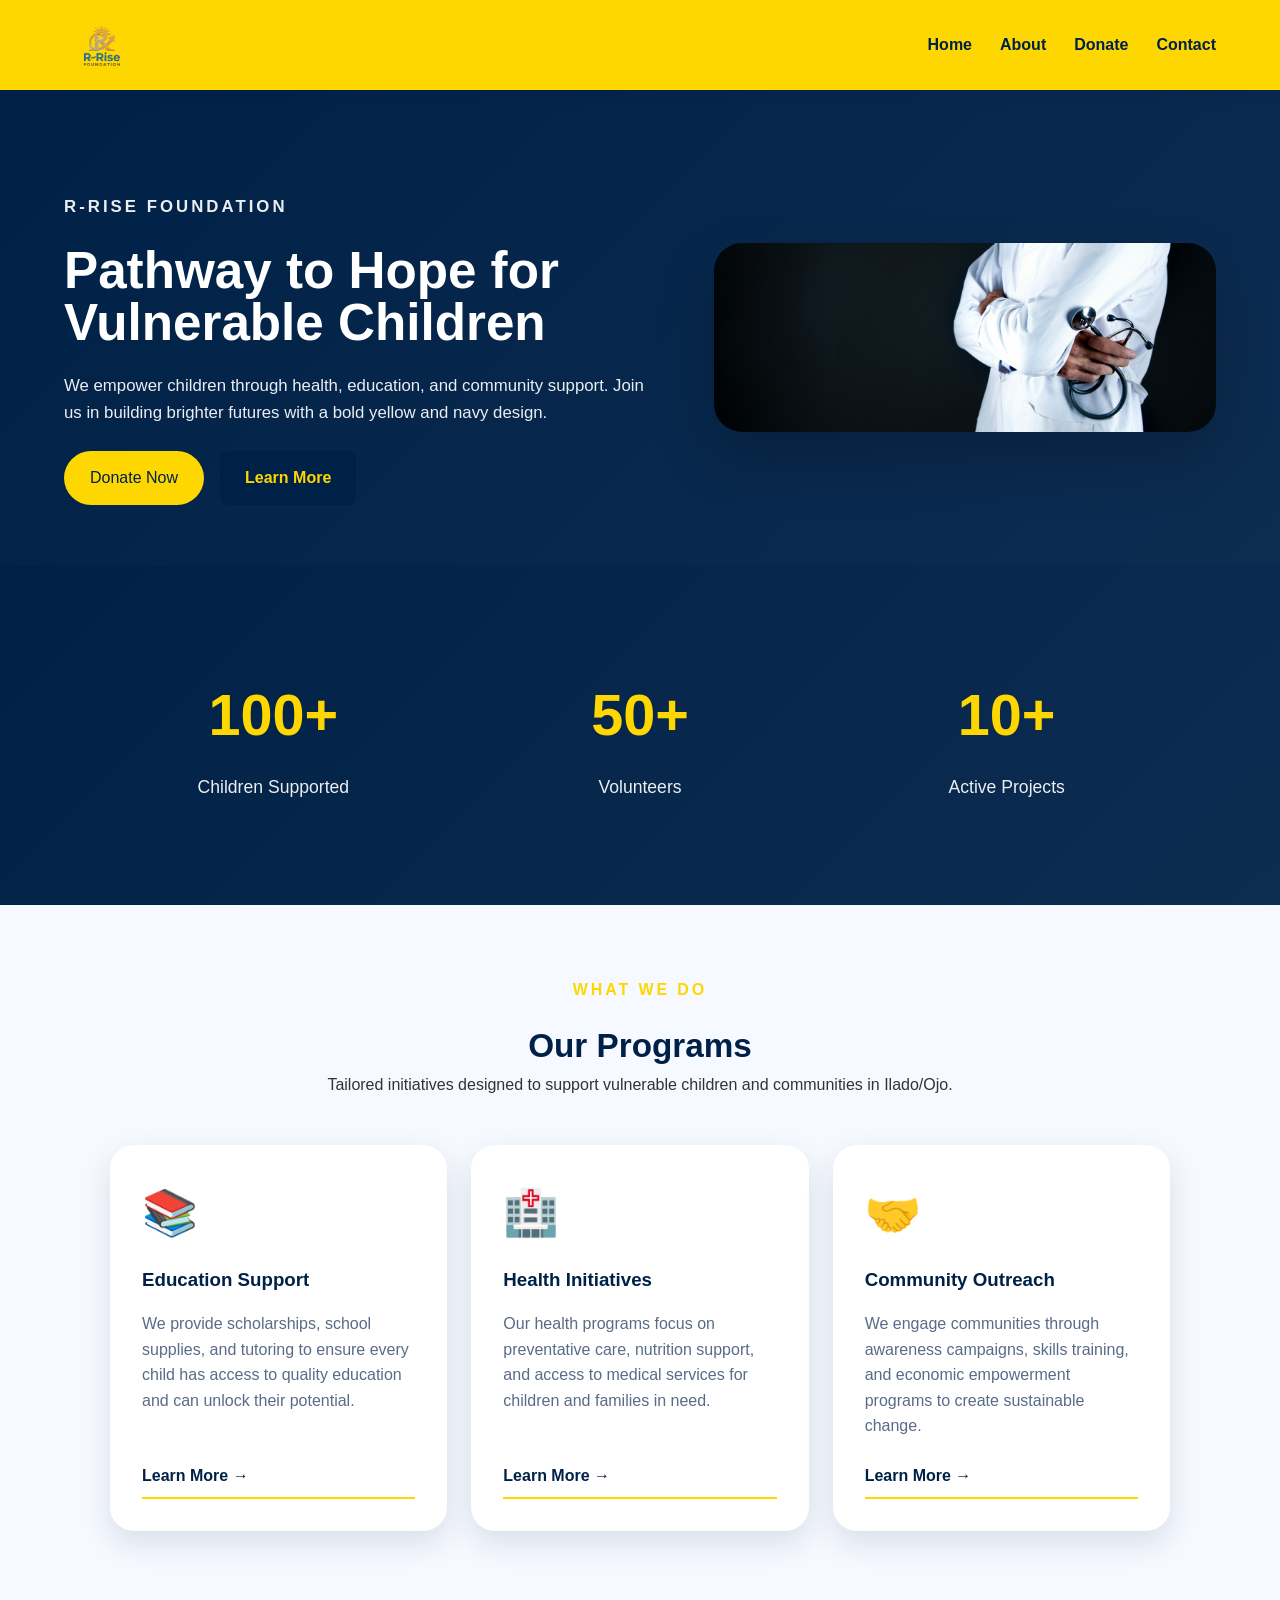
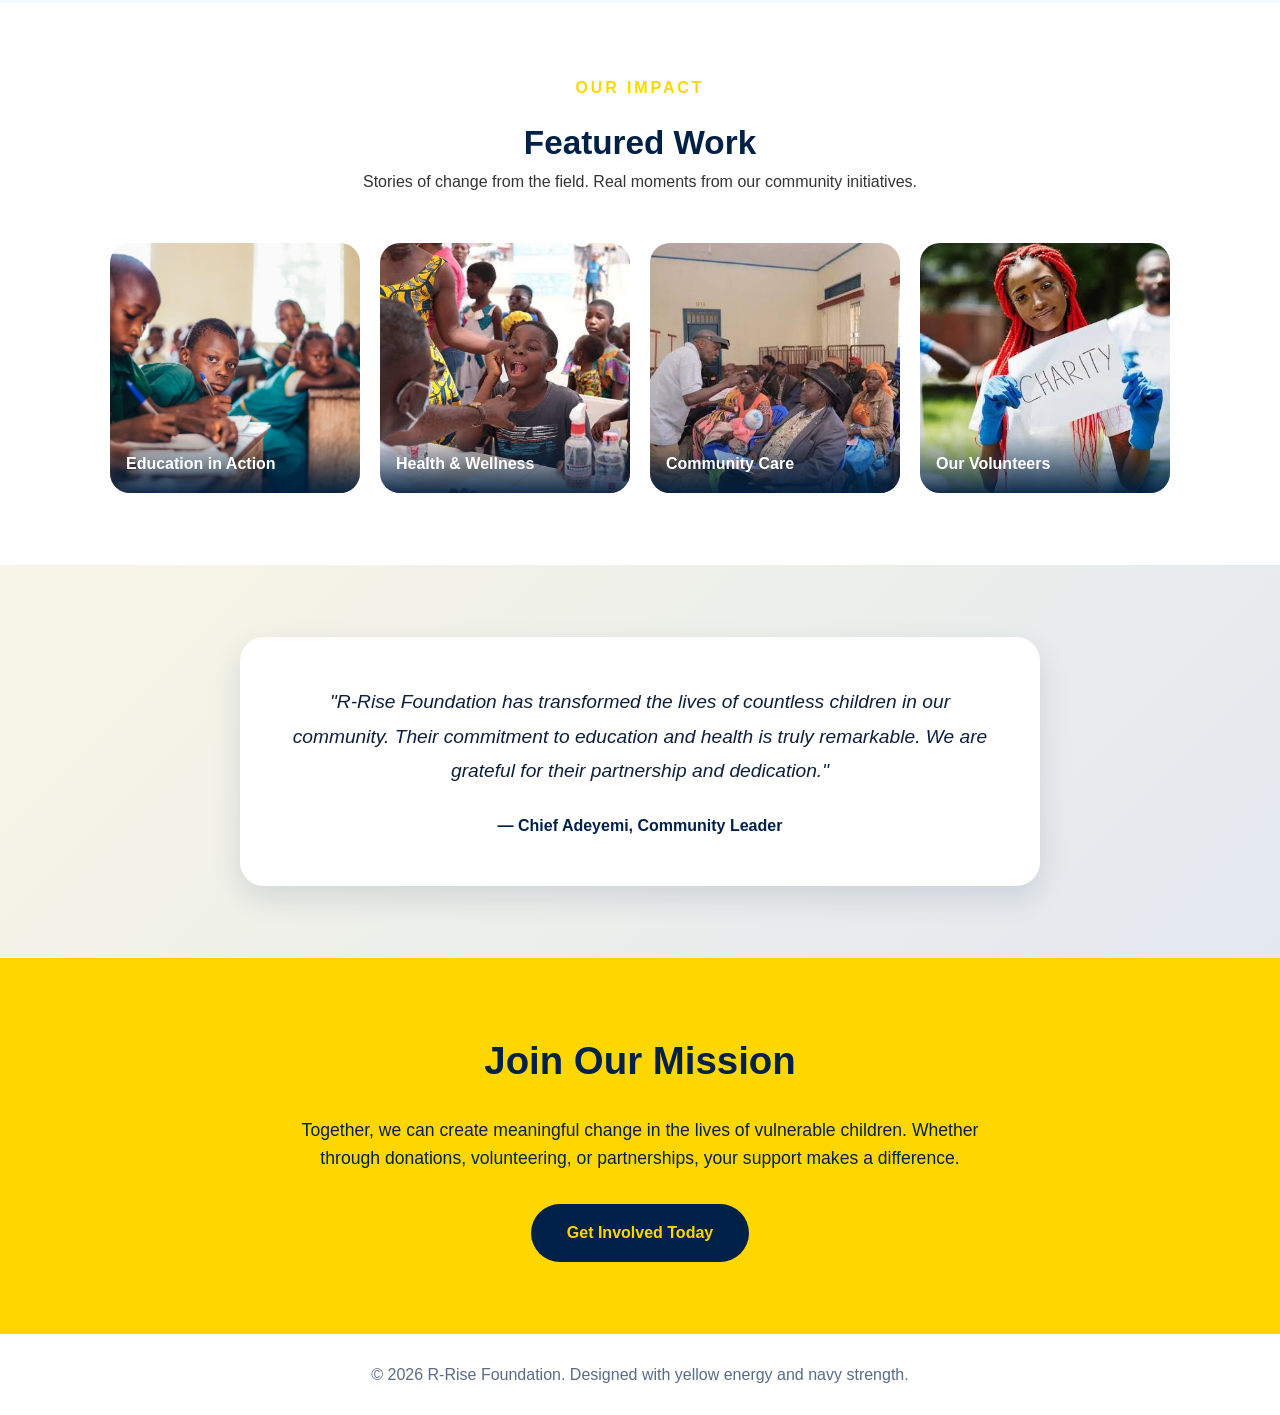
<file: index.html>
<!DOCTYPE html>
<html lang="en">
<head>
    <meta charset="UTF-8">
    <meta name="viewport" content="width=device-width, initial-scale=1.0">
    <title>R-Rise Foundation | Home</title>
    <link rel="stylesheet" href="style.css">
    <script defer src="script.js"></script>
</head>
<body>
    <header class="site-header">
        <div class="logo-container">
            <img src="image/logo.png" alt="R-Rise Foundation Logo">
        </div>
        <button class="menu-toggle" id="mobile-menu" aria-label="Toggle navigation" aria-expanded="false" aria-controls="nav-menu">
            <span class="bar"></span>
            <span class="bar"></span>
            <span class="bar"></span>
        </button>
        <nav class="site-nav" id="nav-menu">
            <a href="index.html" class="active-page">Home</a>
            <a href="about.html">About</a>
            <a href="donate.html">Donate</a>
            <a href="contact.html">Contact</a>
        </nav>
    </header>

    <main>
        <section class="hero">
            <div class="hero-copy">
                <p class="eyebrow">R-Rise Foundation</p>
                <h1>Pathway to Hope for Vulnerable Children</h1>
                <p>We empower children through health, education, and community support. Join us in building brighter futures with a bold yellow and navy design.</p>
                <div class="hero-actions">
                    <a class="button button-primary" href="donate.html">Donate Now</a>
                    <a class="button button-secondary" href="about.html">Learn More</a>
                </div>
            </div>
            <div class="hero-image">
                <img src="image/homepage.jpg" alt="Children in community support" />
            </div>
        </section>

        <!-- Impact Counter Section -->
        <section class="section impact-counter">
            <div class="container">
                <div class="counter-grid">
                    <div class="counter-card">
                        <h3 class="counter-number">100+</h3>
                        <p class="counter-label">Children Supported</p>
                    </div>
                    <div class="counter-card">
                        <h3 class="counter-number">50+</h3>
                        <p class="counter-label">Volunteers</p>
                    </div>
                    <div class="counter-card">
                        <h3 class="counter-number">10+</h3>
                        <p class="counter-label">Active Projects</p>
                    </div>
                </div>
            </div>
        </section>

        <!-- Our Programs Section -->
        <section class="section programs-section">
            <div class="container">
                <div class="section-header">
                    <p class="eyebrow">What We Do</p>
                    <h2>Our Programs</h2>
                    <p>Tailored initiatives designed to support vulnerable children and communities in Ilado/Ojo.</p>
                </div>
                <div class="cards-grid">
                    <div class="card program-card">
                        <div class="card-icon">📚</div>
                        <h3>Education Support</h3>
                        <p>We provide scholarships, school supplies, and tutoring to ensure every child has access to quality education and can unlock their potential.</p>
                        <a href="#" class="button button-text">Learn More →</a>
                    </div>
                    <div class="card program-card">
                        <div class="card-icon">🏥</div>
                        <h3>Health Initiatives</h3>
                        <p>Our health programs focus on preventative care, nutrition support, and access to medical services for children and families in need.</p>
                        <a href="#" class="button button-text">Learn More →</a>
                    </div>
                    <div class="card program-card">
                        <div class="card-icon">🤝</div>
                        <h3>Community Outreach</h3>
                        <p>We engage communities through awareness campaigns, skills training, and economic empowerment programs to create sustainable change.</p>
                        <a href="#" class="button button-text">Learn More →</a>
                    </div>
                </div>
            </div>
        </section>

        <!-- Featured Image Gallery Section -->
        <section class="section gallery-section">
            <div class="container">
                <div class="section-header">
                    <p class="eyebrow">Our Impact</p>
                    <h2>Featured Work</h2>
                    <p>Stories of change from the field. Real moments from our community initiatives.</p>
                </div>
                <div class="gallery-grid">
                    <div class="gallery-item">
                        <img src="image/children.jpeg" alt="Children in classroom">
                        <p>Education in Action</p>
                    </div>
                    <div class="gallery-item">
                        <img src="image/health.jpeg" alt="Health screening event">
                        <p>Health & Wellness</p>
                    </div>
                    <div class="gallery-item">
                        <img src="image/images (2).jpeg" alt="Community gathering">
                        <p>Community Care</p>
                    </div>
                    <div class="gallery-item">
                        <img src="image/images (3).jpeg" alt="Volunteer team">
                        <p>Our Volunteers</p>
                    </div>
                </div>
            </div>
        </section>

        <!-- Testimonials Section -->
        <section class="section testimonials-section">
            <div class="container">
                <div class="testimonial-content">
                    <div class="testimonial-quote">
                        <p>"R-Rise Foundation has transformed the lives of countless children in our community. Their commitment to education and health is truly remarkable. We are grateful for their partnership and dedication."</p>
                        <p class="testimonial-author">— Chief Adeyemi, Community Leader</p>
                    </div>
                </div>
            </div>
        </section>

        <!-- Call to Action Section -->
        <section class="section cta-section">
            <div class="container">         <div class="cta-content">
                    <h2>Join Our Mission</h2>
                    <p>Together, we can create meaningful change in the lives of vulnerable children. Whether through donations, volunteering, or partnerships, your support makes a difference.</p>
                    <a href="contact.html" class="button button-cta">Get Involved Today</a>
                </div>
            </div>
        </section>

    </main>

    <footer class="site-footer">
        <p>© 2026 R-Rise Foundation. Designed with yellow energy and navy strength.</p>
    </footer>
</body>
</html>
</file>
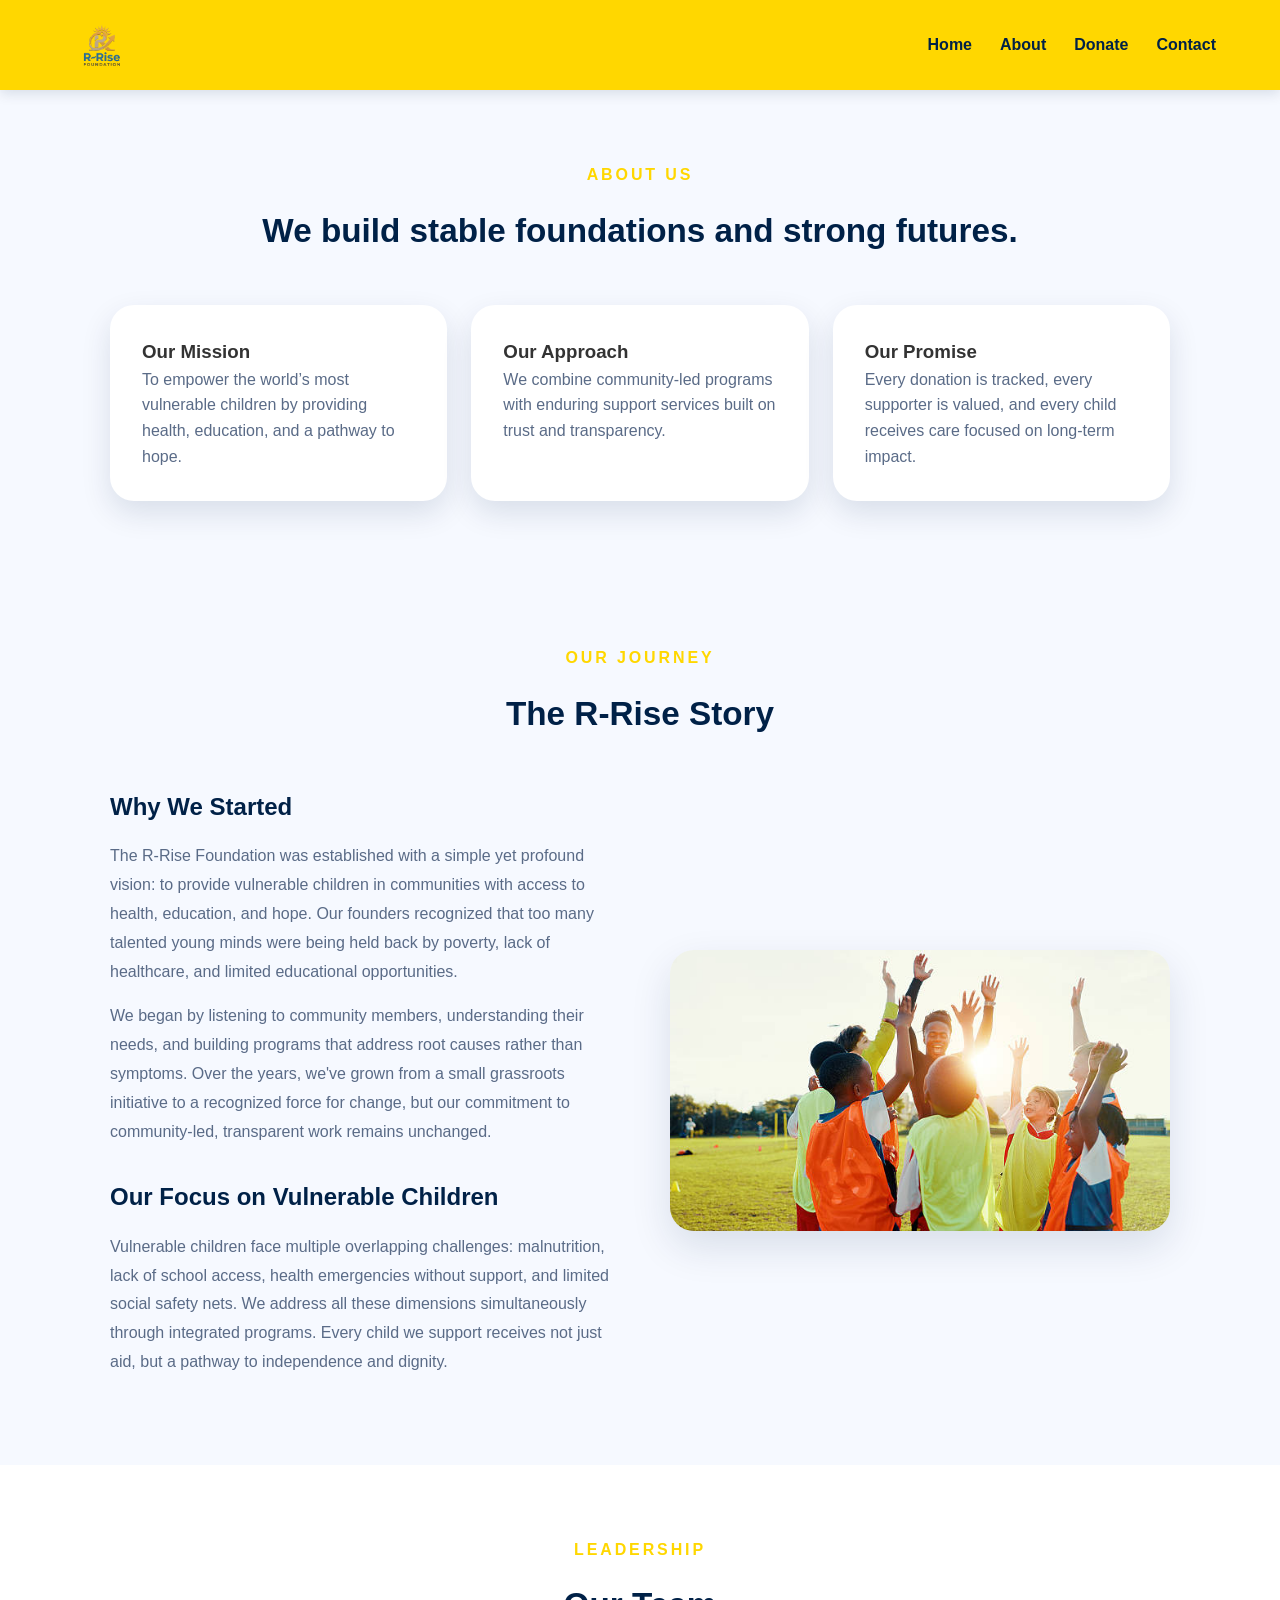
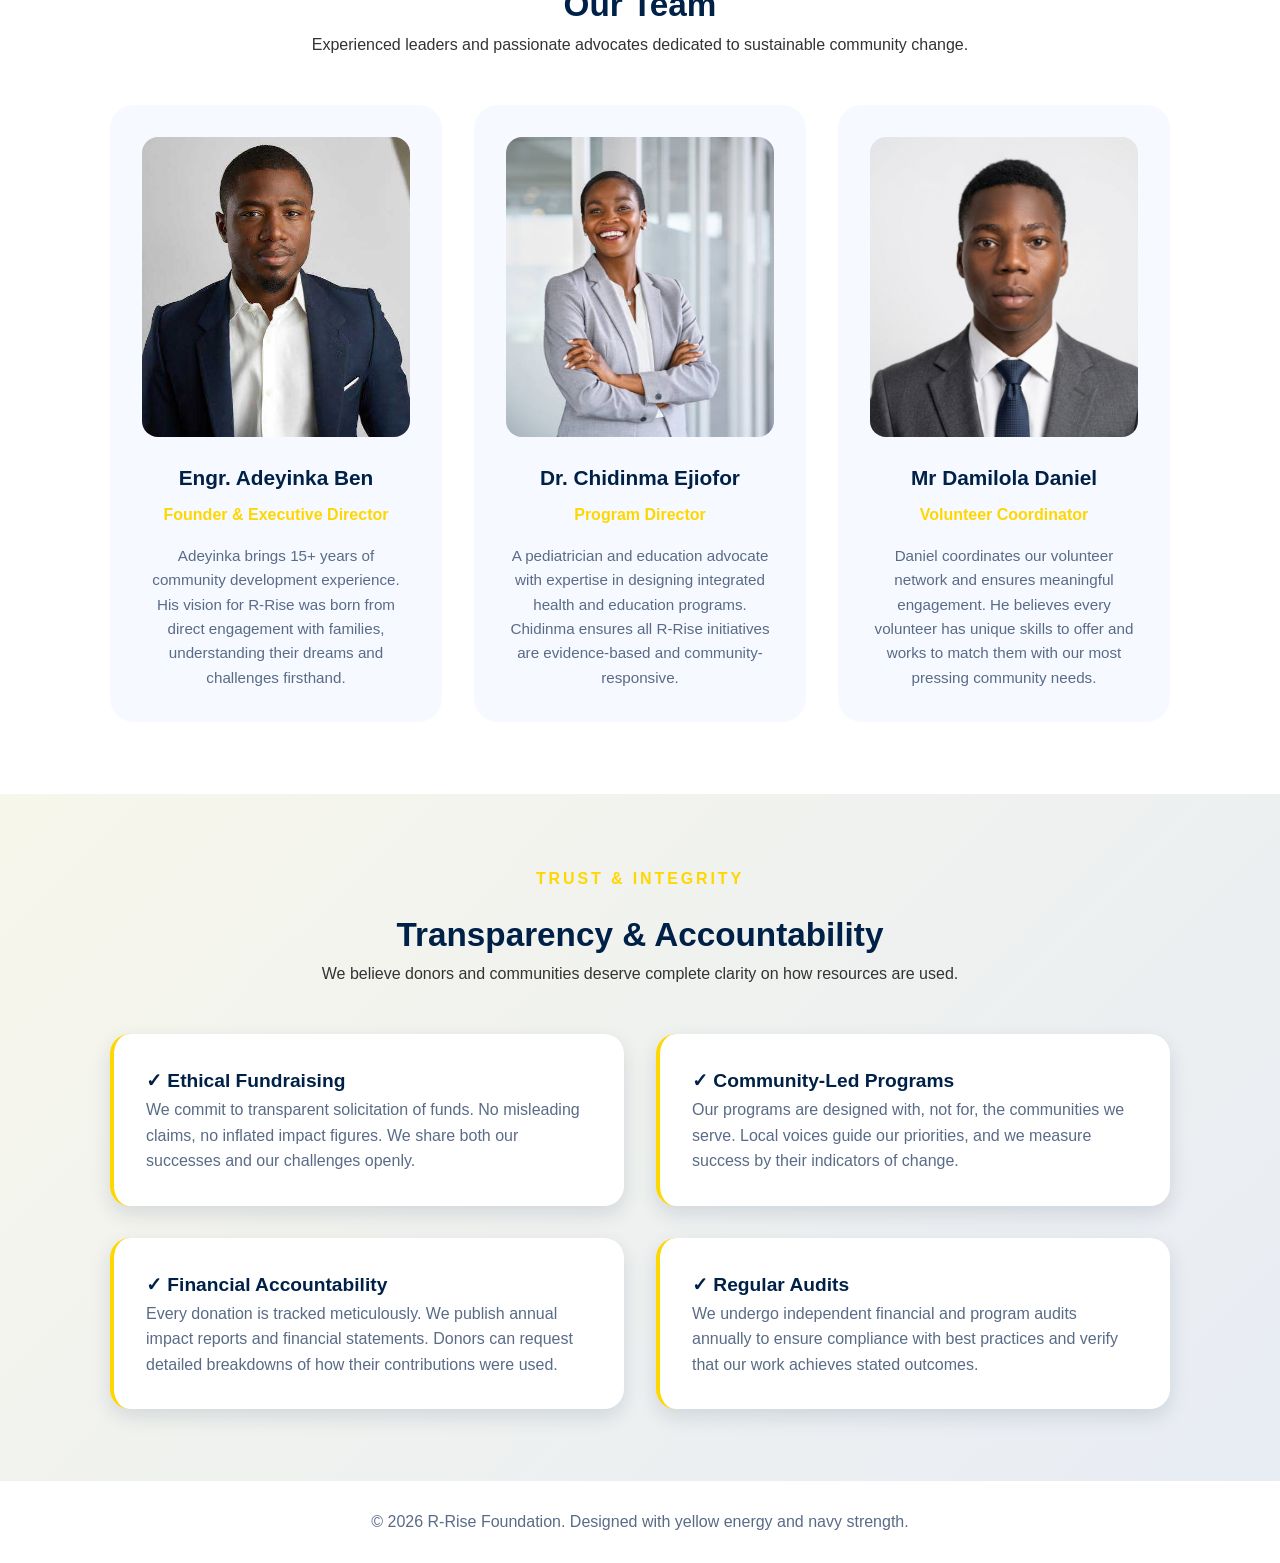
<file: about.html>
<!DOCTYPE html>
<html lang="en">
<head>
    <meta charset="UTF-8">
    <meta name="viewport" content="width=device-width, initial-scale=1.0">
    <title>R-Rise Foundation | About</title>
    <link rel="stylesheet" href="style.css">
    <script defer src="script.js"></script>
</head>
<body>
    <header class="site-header">
        <div class="logo-container">
            <img src="image/logo.png" alt="R-Rise Foundation Logo">
        </div>
        <button class="menu-toggle" id="mobile-menu" aria-label="Toggle navigation" aria-expanded="false" aria-controls="nav-menu">
            <span class="bar"></span>
            <span class="bar"></span>
            <span class="bar"></span>
        </button>
        <nav class="site-nav" id="nav-menu">
            <a href="index.html">Home</a>
            <a href="about.html" class="active-page">About</a>
            <a href="donate.html">Donate</a>
            <a href="contact.html">Contact</a>
        </nav>
    </header>

    <main>
        <section class="about section">
            <div class="container">
                <div class="section-header">
                <p class="eyebrow">About Us</p>
                <h2>We build stable foundations and strong futures.</h2>
            </div>
            <div class="cards-grid">
                <article class="card">
                    <h3>Our Mission</h3>
                    <p>To empower the world’s most vulnerable children by providing health, education, and a pathway to hope.</p>
                </article>
                <article class="card">
                    <h3>Our Approach</h3>
                    <p>We combine community-led programs with enduring support services built on trust and transparency.</p>
                </article>
                <article class="card">
                    <h3>Our Promise</h3>
                    <p>Every donation is tracked, every supporter is valued, and every child receives care focused on long-term impact.</p>
                </article>
            </div>
            </div>
        </section>

        <!-- Our Story Section -->
        <section class="section our-story-section">
            <div class="container">
            <div class="section-header">
                <p class="eyebrow">Our Journey</p>
                <h2>The R-Rise Story</h2>
            </div>
            <div class="story-content">
                <div class="story-text">
                    <h3>Why We Started</h3>
                    <p>The R-Rise Foundation was established with a simple yet profound vision: to provide vulnerable children in communities with access to health, education, and hope. Our founders recognized that too many talented young minds were being held back by poverty, lack of healthcare, and limited educational opportunities.</p>
                    <p>We began by listening to community members, understanding their needs, and building programs that address root causes rather than symptoms. Over the years, we've grown from a small grassroots initiative to a recognized force for change, but our commitment to community-led, transparent work remains unchanged.</p>
                    <h3>Our Focus on Vulnerable Children</h3>
                    <p>Vulnerable children face multiple overlapping challenges: malnutrition, lack of school access, health emergencies without support, and limited social safety nets. We address all these dimensions simultaneously through integrated programs. Every child we support receives not just aid, but a pathway to independence and dignity.</p>
                </div>
                <div class="story-image">
                    <img src="image/community.jpg" alt="Community members and children">
                </div>
            </div>
        </section>

        <!-- Leadership & Team Section -->
        <section class="section team-section">
            <div class="container">
            <div class="section-header">
                <p class="eyebrow">Leadership</p>
                <h2>Our Team</h2>
                <p>Experienced leaders and passionate advocates dedicated to sustainable community change.</p>
            </div>
            <div class="team-grid">
                <div class="team-card">
                    <img src="image/okafor.jpg" alt="Founder">
                    <h3>Engr. Adeyinka Ben</h3>
                    <p class="team-role">Founder & Executive Director</p>
                    <p class="team-bio">Adeyinka brings 15+ years of community development experience. His vision for R-Rise was born from direct engagement with families, understanding their dreams and challenges firsthand.</p>
                </div>
                <div class="team-card">
                    <img src="image/chidima1.jpg" alt="Program Director">
                    <h3>Dr. Chidinma Ejiofor</h3>
                    <p class="team-role">Program Director</p>
                    <p class="team-bio">A pediatrician and education advocate with expertise in designing integrated health and education programs. Chidinma ensures all R-Rise initiatives are evidence-based and community-responsive.</p>
                </div>
                <div class="team-card">
                    <img src="image/daniel1.png" alt="Volunteer Coordinator">
                    <h3>Mr Damilola Daniel</h3>
                    <p class="team-role">Volunteer Coordinator</p>
                    <p class="team-bio">Daniel coordinates our volunteer network and ensures meaningful engagement. He believes every volunteer has unique skills to offer and works to match them with our most pressing community needs.</p>
                </div>
            </div>
        </section>

        <!-- Transparency & Accountability Section -->
        <section class="section transparency-section">
            <div class="container">
            <div class="section-header">
                <p class="eyebrow">Trust & Integrity</p>
                <h2>Transparency & Accountability</h2>
                <p>We believe donors and communities deserve complete clarity on how resources are used.</p>
            </div>
            <div class="transparency-grid">
                <div class="transparency-card">
                    <h3>✓ Ethical Fundraising</h3>
                    <p>We commit to transparent solicitation of funds. No misleading claims, no inflated impact figures. We share both our successes and our challenges openly.</p>
                </div>
                <div class="transparency-card">
                    <h3>✓ Community-Led Programs</h3>
                    <p>Our programs are designed with, not for, the communities we serve. Local voices guide our priorities, and we measure success by their indicators of change.</p>
                </div>
                <div class="transparency-card">
                    <h3>✓ Financial Accountability</h3>
                    <p>Every donation is tracked meticulously. We publish annual impact reports and financial statements. Donors can request detailed breakdowns of how their contributions were used.</p>
                </div>
                <div class="transparency-card">
                    <h3>✓ Regular Audits</h3>
                    <p>We undergo independent financial and program audits annually to ensure compliance with best practices and verify that our work achieves stated outcomes.</p>
                </div>
            </div>
        </section>

    </main>

    <footer class="site-footer">
        <p>© 2026 R-Rise Foundation. Designed with yellow energy and navy strength.</p>
    </footer>
</body>
</html>
</file>
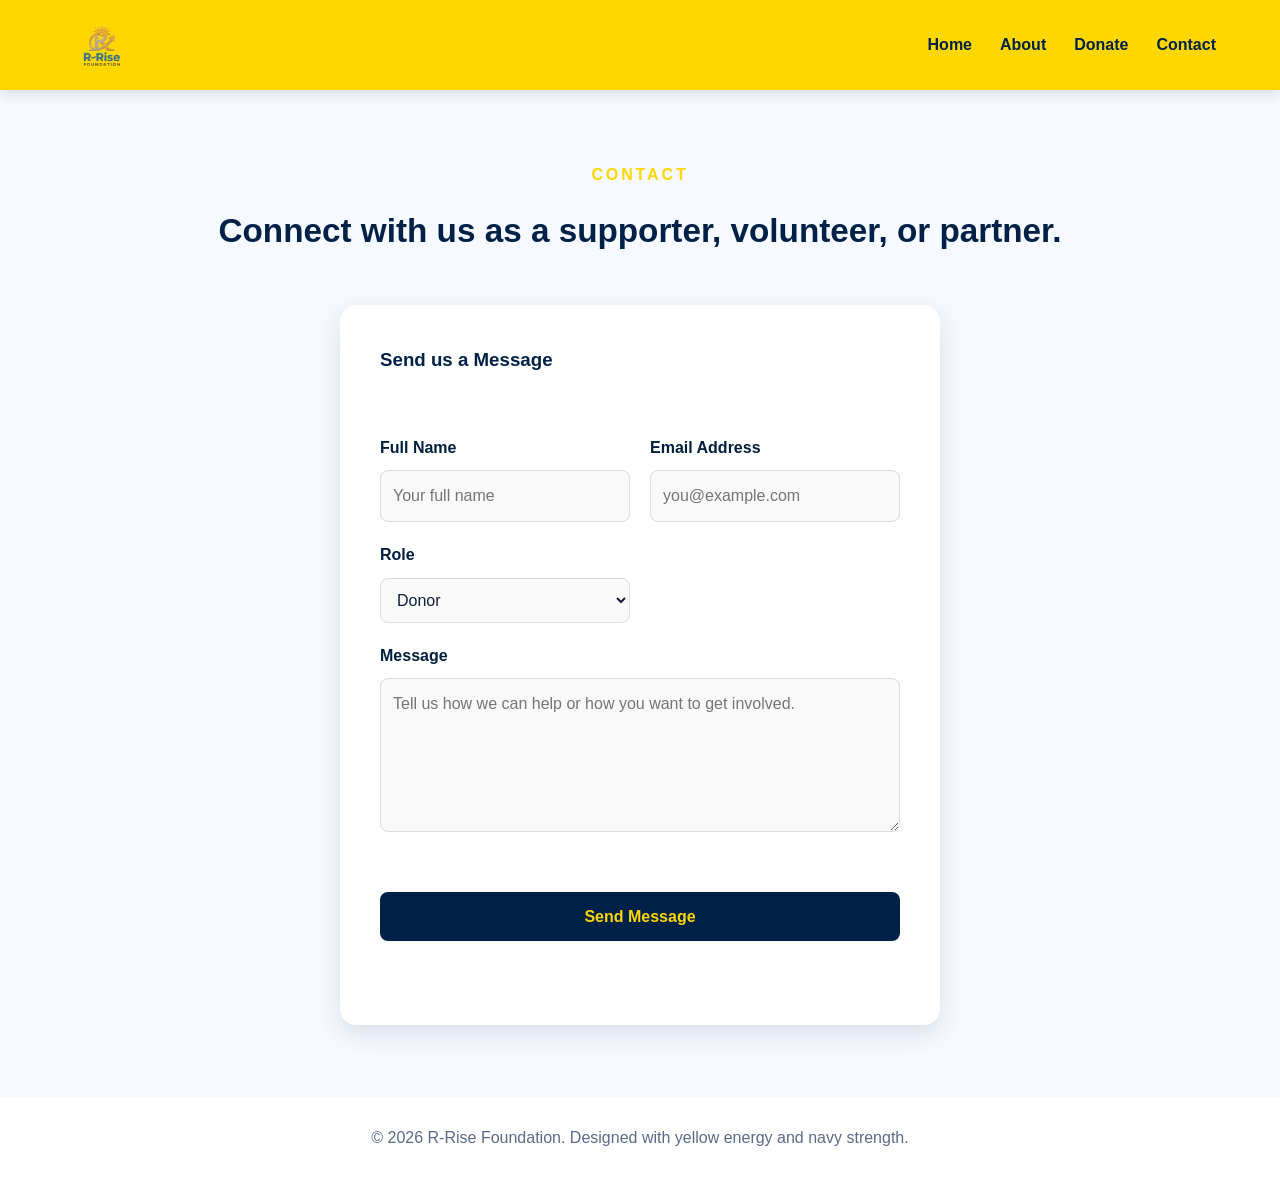
<file: contact.html>
<!DOCTYPE html>
<html lang="en">
<head>
    <meta charset="UTF-8">
    <meta name="viewport" content="width=device-width, initial-scale=1.0">
    <title>R-Rise Foundation | Contact</title>
    <link rel="stylesheet" href="style.css">
    <script defer src="script.js"></script>
</head>
<body>
    <header class="site-header">
        <div class="logo-container">
            <img src="image/logo.png" alt="R-Rise Foundation Logo">
        </div>
        <button class="menu-toggle" id="mobile-menu" aria-label="Toggle navigation" aria-expanded="false" aria-controls="nav-menu">
            <span class="bar"></span>
            <span class="bar"></span>
            <span class="bar"></span>
        </button>
        <nav class="site-nav" id="nav-menu">
            <a href="index.html">Home</a>
            <a href="about.html">About</a>
            <a href="donate.html">Donate</a>
            <a href="contact.html" class="active-page">Contact</a>
        </nav>
    </header>

    <main>
        <section class="contact section">
            <div class="container">
                <div class="section-header">
                    <p class="eyebrow">Contact</p>
                    <h2>Connect with us as a supporter, volunteer, or partner.</h2>
                </div>
                <div style="max-width: 600px; margin: 0 auto;">
                    <form class="form-card" action="https://api.web3forms.com/submit" method="POST">
                        <input type="hidden" name="access_key" value="426b0a50-15cb-47cc-b42e-741ea32689d0">
                        <h3>Send us a Message</h3>
                        <div class="contact-grid">
                            <div>
                                <label for="supporter-name">Full Name</label>
                                <input type="text" id="supporter-name" name="name" placeholder="Your full name" required>
                            </div>
                            <div>
                                <label for="supporter-email">Email Address</label>
                                <input type="email" id="supporter-email" name="email" placeholder="you@example.com" required>
                            </div>
                            <div>
                                <label for="supporter-role">Role</label>
                                <select id="supporter-role" name="role" required>
                                    <option value="Donor">Donor</option>
                                    <option value="Volunteer">Volunteer</option>
                                    <option value="Inquirer">Inquirer</option>
                                </select>
                            </div>
                            <div class="full-width">
                                <label for="supporter-message">Message</label>
                                <textarea id="supporter-message" name="message" rows="5" placeholder="Tell us how we can help or how you want to get involved."></textarea>
                            </div>
                        </div>
                        <button type="submit">Send Message</button>
                        <p id="contact-status" class="status-message"></p>
                    </form>
                </div>
            </div>
        </section>
        
    </main>

    <footer class="site-footer">
        <p>© 2026 R-Rise Foundation. Designed with yellow energy and navy strength.</p>
    </footer>
</body>
</html>
</file>
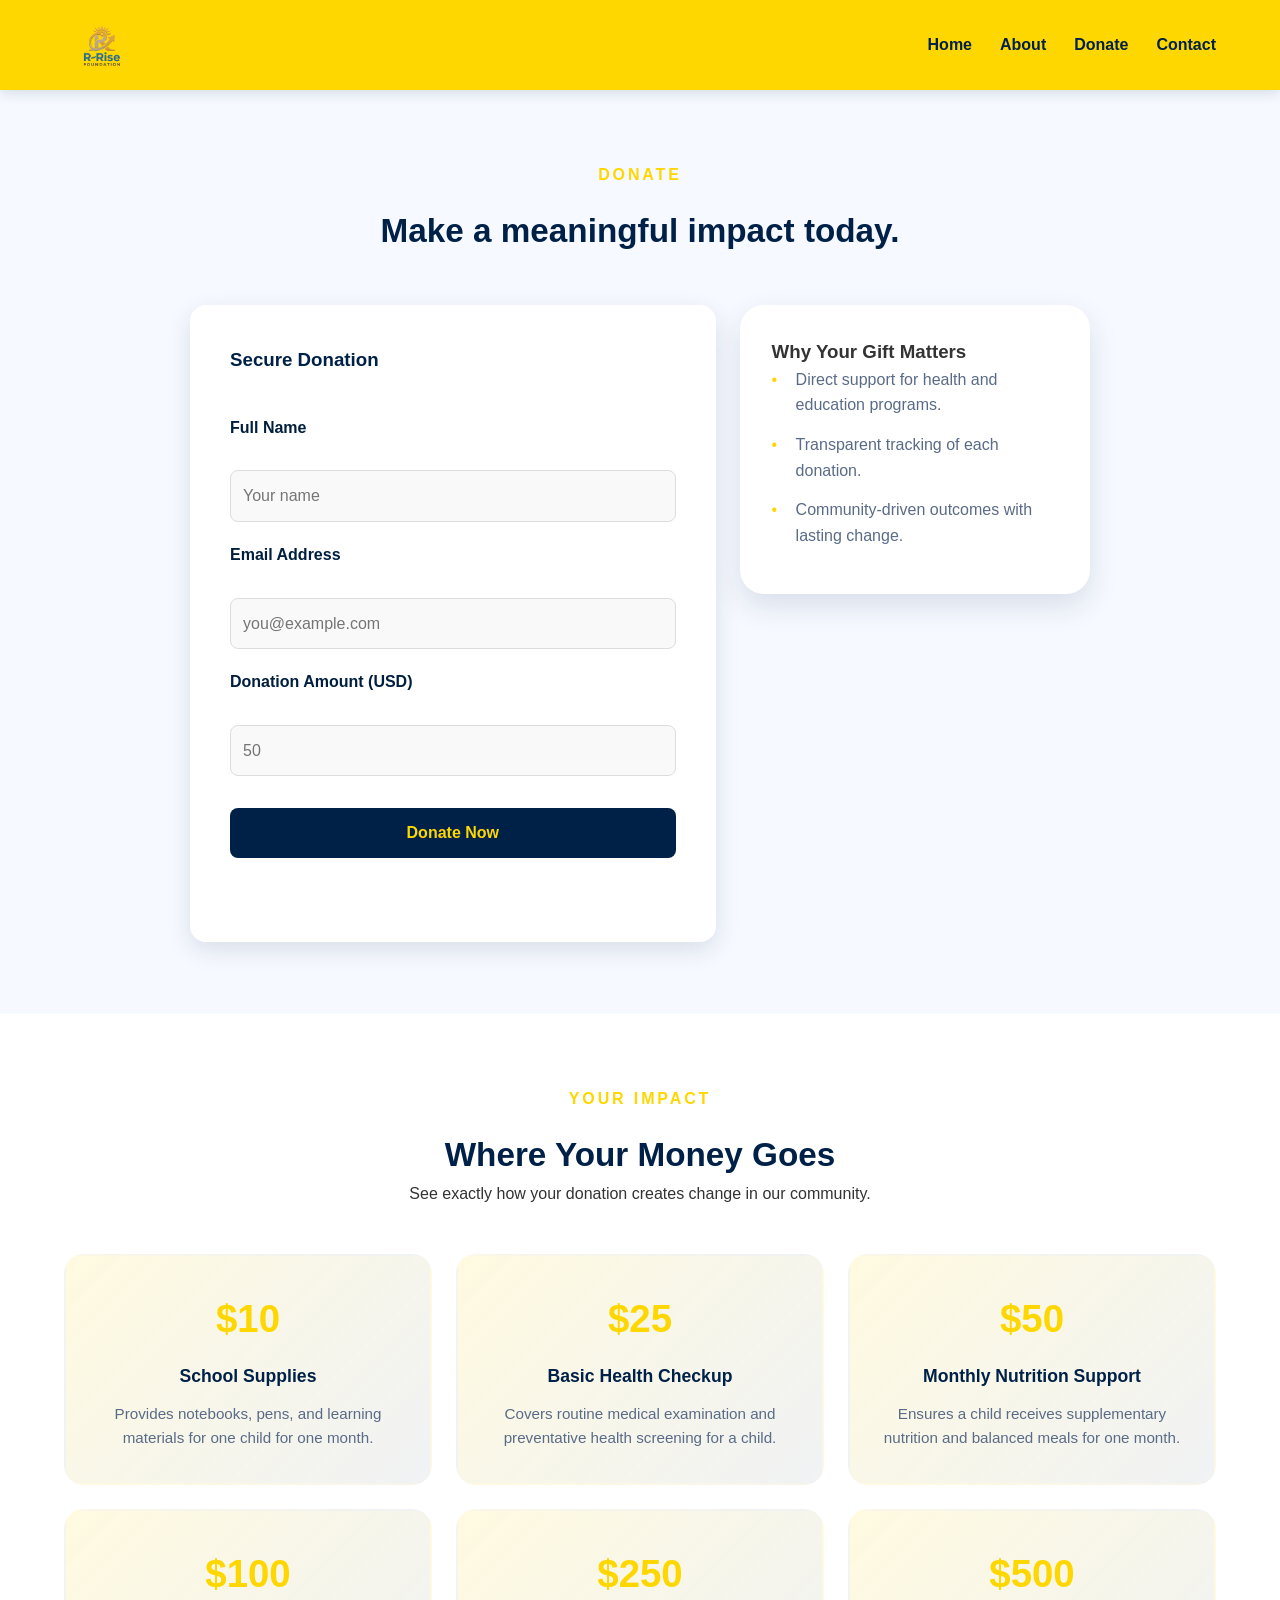
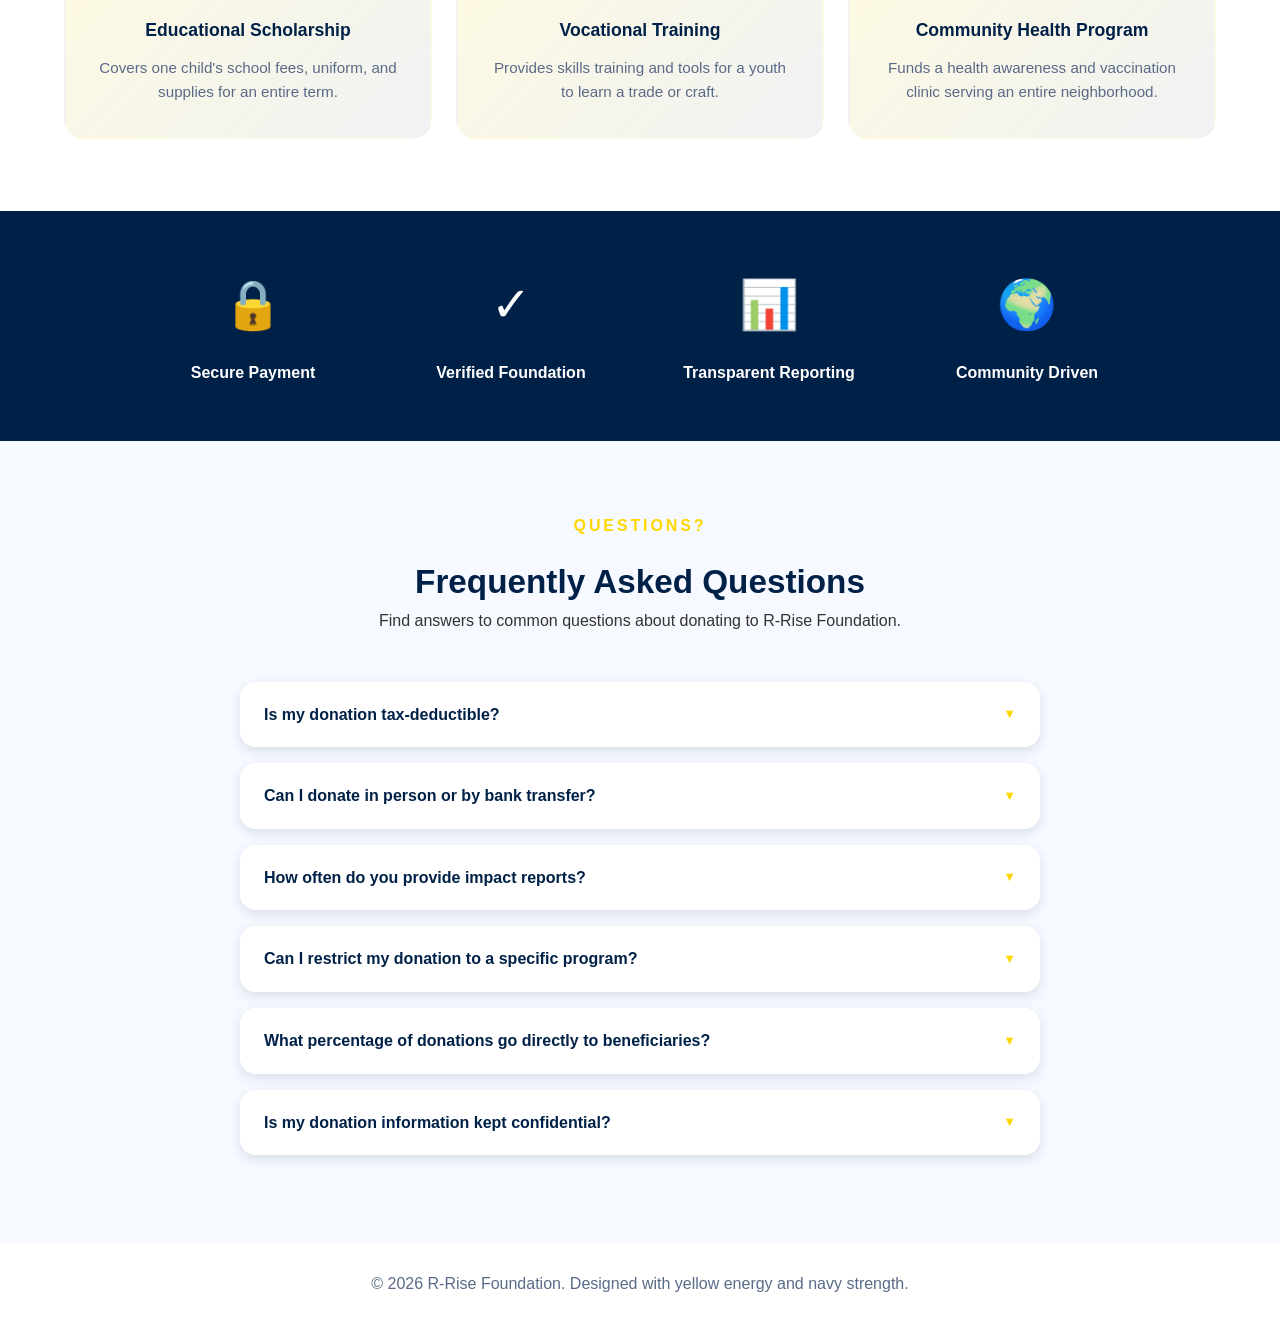
<file: donate.html>
<!DOCTYPE html>
<html lang="en">
<head>
    <meta charset="UTF-8">
    <meta name="viewport" content="width=device-width, initial-scale=1.0">
    <title>R-Rise Foundation | Donate</title>
    <link rel="stylesheet" href="style.css">
    <script defer src="script.js"></script>
</head>
<body>
    <header class="site-header">
        <div class="logo-container">
            <img src="image/logo.png" alt="R-Rise Foundation Logo">
        </div>
        <button class="menu-toggle" id="mobile-menu" aria-label="Toggle navigation" aria-expanded="false" aria-controls="nav-menu">
            <span class="bar"></span>
            <span class="bar"></span>
            <span class="bar"></span>
        </button>
        <nav class="site-nav" id="nav-menu">
            <a href="index.html">Home</a>
            <a href="about.html">About</a>
            <a href="donate.html" class="active-page">Donate</a>
            <a href="contact.html">Contact</a>
        </nav>
    </header>

    <main>
        <section class="donate section">
            <div class="container">
                <div class="section-header">
                    <p class="eyebrow">Donate</p>
                    <h2>Make a meaningful impact today.</h2>
                </div>
                <div class="form-grid" style="max-width: 900px; margin: 0 auto;">
                    <form id="donate-form" class="form-card" action="https://api.web3forms.com/submit" method="POST">
                        <input type="hidden" name="access_key" value="426b0a50-15cb-47cc-b42e-741ea32689d0">
                        <input type="hidden" name="redirect" value="donate.html?status=success">
                        <h3>Secure Donation</h3>
                        <label for="donor-name">Full Name</label>
                        <input type="text" id="donor-name" name="name" placeholder="Your name" required>

                        <label for="donor-email">Email Address</label>
                        <input type="email" id="donor-email" name="email" placeholder="you@example.com" required>

                        <label for="donation-amount">Donation Amount (USD)</label>
                        <input type="number" id="donation-amount" name="amount" placeholder="50" min="5" required>

                        <button type="submit">Donate Now</button>
                        <p id="donate-status" class="status-message"></p>
                    </form>

                    <div class="donation-benefits card">
                        <h3>Why Your Gift Matters</h3>
                        <ul>
                            <li>Direct support for health and education programs.</li>
                            <li>Transparent tracking of each donation.</li>
                            <li>Community-driven outcomes with lasting change.</li>
                        </ul>
                    </div>
                </div>
            </div>
        </section>

        <!-- Impact Breakdown Section -->
        <section class="section impact-breakdown-section">
            <div class="section-header">
                <p class="eyebrow">Your Impact</p>
                <h2>Where Your Money Goes</h2>
                <p>See exactly how your donation creates change in our community.</p>
            </div>
            <div class="impact-cards-grid">
                <div class="impact-card">
                    <div class="impact-amount">$10</div>
                    <h4>School Supplies</h4>
                    <p>Provides notebooks, pens, and learning materials for one child for one month.</p>
                </div>
                <div class="impact-card">
                    <div class="impact-amount">$25</div>
                    <h4>Basic Health Checkup</h4>
                    <p>Covers routine medical examination and preventative health screening for a child.</p>
                </div>
                <div class="impact-card">
                    <div class="impact-amount">$50</div>
                    <h4>Monthly Nutrition Support</h4>
                    <p>Ensures a child receives supplementary nutrition and balanced meals for one month.</p>
                </div>
                <div class="impact-card">
                    <div class="impact-amount">$100</div>
                    <h4>Educational Scholarship</h4>
                    <p>Covers one child's school fees, uniform, and supplies for an entire term.</p>
                </div>
                <div class="impact-card">
                    <div class="impact-amount">$250</div>
                    <h4>Vocational Training</h4>
                    <p>Provides skills training and tools for a youth to learn a trade or craft.</p>
                </div>
                <div class="impact-card">
                    <div class="impact-amount">$500</div>
                    <h4>Community Health Program</h4>
                    <p>Funds a health awareness and vaccination clinic serving an entire neighborhood.</p>
                </div>
            </div>
        </section>

        <!-- Trust Badges Section -->
        <section class="section trust-badges-section">
            <div class="trust-badges-container">
                <div class="trust-badge">
                    <span class="badge-icon">🔒</span>
                    <p>Secure Payment</p>
                </div>
                <div class="trust-badge">
                    <span class="badge-icon">✓</span>
                    <p>Verified Foundation</p>
                </div>
                <div class="trust-badge">
                    <span class="badge-icon">📊</span>
                    <p>Transparent Reporting</p>
                </div>
                <div class="trust-badge">
                    <span class="badge-icon">🌍</span>
                    <p>Community Driven</p>
                </div>
            </div>
        </section>

        <!-- FAQ Section -->
        <section class="section faq-section">
            <div class="section-header">
                <p class="eyebrow">Questions?</p>
                <h2>Frequently Asked Questions</h2>
                <p>Find answers to common questions about donating to R-Rise Foundation.</p>
            </div>
            <div class="faq-container">
                <div class="faq-item">
                    <button class="faq-question">Is my donation tax-deductible?</button>
                    <div class="faq-answer">
                        <p>Yes! R-Rise Foundation is a registered nonprofit organization. Donations may be tax-deductible depending on your country's tax laws. We recommend consulting with your tax advisor or requesting our tax documentation.</p>
                    </div>
                </div>

                <div class="faq-item">
                    <button class="faq-question">Can I donate in person or by bank transfer?</button>
                    <div class="faq-answer">
                        <p>Absolutely. In addition to online donations, we accept bank transfers and in-person donations. Please contact us at donations@rrise-foundation.org for bank details or to arrange an in-person visit.</p>
                    </div>
                </div>

                <div class="faq-item">
                    <button class="faq-question">How often do you provide impact reports?</button>
                    <div class="faq-answer">
                        <p>We publish quarterly impact updates for all donors, showing program outcomes, beneficiary stories, and financial summaries. Annual comprehensive reports are also available on our website.</p>
                    </div>
                </div>

                <div class="faq-item">
                    <button class="faq-question">Can I restrict my donation to a specific program?</button>
                    <div class="faq-answer">
                        <p>Yes! During the donation process, you can specify whether your gift supports education, health, or community outreach programs. We honor donor intent while maintaining flexibility to address urgent community needs.</p>
                    </div>
                </div>

                <div class="faq-item">
                    <button class="faq-question">What percentage of donations go directly to beneficiaries?</button>
                    <div class="faq-answer">
                        <p>We maintain a lean operational structure to ensure 85% of donations directly fund programs. Administrative and fundraising costs are kept minimal. Detailed breakdowns are available in our annual reports.</p>
                    </div>
                </div>

                <div class="faq-item">
                    <button class="faq-question">Is my donation information kept confidential?</button>
                    <div class="faq-answer">
                        <p>Absolutely. We protect donor privacy and never share personal information without explicit consent. Our payment processing uses industry-standard encryption for maximum security.</p>
                    </div>
                </div>
            </div>
        </section>

        
        
    </main>

    <footer class="site-footer">
        <p>© 2026 R-Rise Foundation. Designed with yellow energy and navy strength.</p>
    </footer>
</body>
</html>
</file>
<file: style.css>
:root {
    --primary: #FFD700;
    --secondary: #002147;
    --surface: #FFFFFF;
    --bg: #F6F9FF;
    --text: #0E1F3A;
    --muted: #5A6B87;
    --shadow: rgba(0, 33, 71, 0.12);
}

* {
    margin: 0;
    padding: 0;
    box-sizing: border-box;
}

body {
    margin: 0;
    padding: 0;
    font-family: Inter, system-ui, -apple-system, BlinkMacSystemFont, 'Segoe UI', sans-serif;
    background: var(--bg);
    color: var(--text);
    line-height: 1.6;
}

.container {
    max-width: 1200px;
    margin: 0 auto;
    padding: 0 20px;
}

img {
    max-width: 100%;
    display: block;
}

button,
input,
select,
textarea {
    font: inherit;
}

.site-header {
  display: flex;
  justify-content: space-between;
  align-items: center;
  padding: 20px 5%;
  background-color: var(--primary); /* Keeps it that professional deep navy blue */
  position: -webkit-sticky; /* For Safari support */
  position: sticky;
  top: 0;
  z-index: 100; /* Keeps it on top of all scrolling content */
  box-shadow: 0 4px 12px var(--shadow);
}

/* This makes sure your navigation links stay highly visible and bright yellow */
.site-header a {
  color: var(--secondary) !important;
  text-decoration: none;
}

/* This turns the links white smoothly when someone hovers over them */
.site-header a:hover {
  color: #ffffff !important;
}

.logo-container img {
    height: 50px;
    width: auto;
}

.menu-toggle {
    display: none;
    flex-direction: column;
    justify-content: center;
    gap: 4px;
    border: none;
    background: transparent;
    padding: 6px;
    cursor: pointer;
}

.menu-toggle .bar {
    display: block;
    width: 24px;
    height: 2px;
    background: var(--secondary);
    border-radius: 999px;
}

.site-nav {
    display: flex;
    gap: 28px;
    flex-wrap: wrap;
    align-items: center;
}

.site-nav a {
    color: var(--secondary);
    text-decoration: none;
    font-weight: 600;
    transition: color 0.3s ease;
}

.site-nav a:hover {
    color: var(--primary);
}

.active-page {
    background: none;
    color: var(--primary);
    padding: 0;
    border-radius: 0;
}

.hero {
    display: grid;
    grid-template-columns: 1.2fr 1fr;
    gap: 48px;
    align-items: center;
    padding: 80px 5% 60px;
    background: linear-gradient(135deg, var(--secondary), rgba(0, 33, 71, 0.95));
    color: white;
    margin: 0 auto;
}

.hero-copy {
    max-width: 680px;
}

.eyebrow {
    text-transform: uppercase;
    letter-spacing: 0.18em;
    color: var(--primary);
    font-weight: 700;
    margin-bottom: 16px;
}

.hero h1 {
    margin: 0;
    font-size: clamp(2.8rem, 4vw, 4rem);
    line-height: 1.02;
}

.hero p {
    margin: 24px 0;
    font-size: 1.05rem;
    max-width: 640px;
    color: rgba(255,255,255,0.92);
}

.hero-actions {
    display: flex;
    flex-wrap: wrap;
    gap: 16px;
}

.button {
    display: inline-flex;
    align-items: center;
    justify-content: center;
    padding: 14px 26px;
    border: none;
    border-radius: 999px;
    cursor: pointer;
    transition: transform 0.2s ease, box-shadow 0.2s ease;
    text-decoration: none;
}

.button:hover {
    transform: translateY(-1px);
    box-shadow: 0 14px 35px rgba(0, 31, 63, 0.16);
}

.button-primary {
    background: var(--primary);
    color: var(--secondary);
}

.button-secondary {
    background: var(--secondary);
    color: var(--primary);
    padding: 10px 25px;
    border-radius: 8px;
    font-weight: 600;
    cursor: pointer;
    transition: background-color 0.2s ease, transform 0.15s ease;
}

.hero-image {
    border-radius: 28px;
    overflow: hidden;
    box-shadow: 0 28px 60px rgba(0, 0, 0, 0.18);
}

.section {
    padding: 72px 5%;
}

.section-header {
    text-align: center;
    margin-bottom: 48px;
}

.section-header h2 {
    color: var(--secondary);
    font-size: clamp(2rem, 2.6vw, 2.8rem);
    margin: 12px 0 0;
}

/* Impact Counter Section */
.impact-counter {
    background: linear-gradient(135deg, var(--secondary), rgba(0, 33, 71, 0.95));
    color: white;
}

.counter-grid {
    display: grid;
    grid-template-columns: repeat(3, minmax(0, 1fr));
    gap: 40px;
    text-align: center;
}

.counter-card {
    padding: 32px 24px;
}

.counter-number {
    font-size: clamp(2.4rem, 5vw, 3.6rem);
    color: var(--primary);
    margin: 0;
    font-weight: 700;
}

.counter-label {
    font-size: 1.1rem;
    margin: 12px 0 0;
    color: rgba(255, 255, 255, 0.92);
}

/* Programs Section */
.programs-section {
    background: var(--bg);
}

.program-card {
    display: flex;
    flex-direction: column;
    transition: transform 0.3s ease, box-shadow 0.3s ease;
}

.program-card:hover {
    transform: translateY(-4px);
    box-shadow: 0 16px 40px var(--shadow);
}

.card-icon {
    font-size: 2.8rem;
    margin-bottom: 16px;
}

.program-card h3 {
    color: var(--secondary);
    margin-bottom: 16px;
}

.program-card p {
    flex-grow: 1;
    color: var(--muted);
}

.button-text {
    display: inline-block;
    padding: 8px 0;
    background: none;
    color: var(--secondary);
    font-weight: 600;
    border-radius: 0;
    border-bottom: 2px solid var(--primary);
    transition: all 0.2s ease;
    margin-top: 16px;
}

.button-text:hover {
    padding-bottom: 2px;
    transform: translateX(4px);
    box-shadow: none;
}

/* Gallery Section */
.gallery-section {
    background: var(--surface);
}

.gallery-grid {
    display: grid;
    grid-template-columns: repeat(4, minmax(0, 1fr));
    gap: 20px;
}

.gallery-item {
    position: relative;
    overflow: hidden;
    border-radius: 20px;
    aspect-ratio: 1;
    background: var(--bg);
}

.gallery-item img {
    width: 100%;
    height: 100%;
    object-fit: cover;
    transition: transform 0.3s ease;
}

.gallery-item:hover img {
    transform: scale(1.08);
}

.gallery-item p {
    position: absolute;
    bottom: 0;
    left: 0;
    right: 0;
    padding: 16px;
    background: linear-gradient(to top, rgba(0, 31, 63, 0.92), transparent);
    color: white;
    margin: 0;
    font-weight: 600;
}

/* Testimonials Section */
.testimonials-section {
    background: linear-gradient(135deg, rgba(255, 215, 0, 0.1), rgba(0, 31, 63, 0.08));
    text-align: center;
}

.testimonial-content {
    max-width: 800px;
    margin: 0 auto;
}

.testimonial-quote {
    padding: 48px;
    background: var(--surface);
    border-radius: 24px;
    box-shadow: 0 12px 30px var(--shadow);
}

.testimonial-quote p:first-child {
    font-size: 1.2rem;
    font-style: italic;
    color: var(--text);
    margin: 0 0 24px;
    line-height: 1.8;
}

.testimonial-author {
    font-weight: 600;
    color: var(--secondary);
    margin: 0;
}

/* Call to Action Section */
.cta-section {
    background: var(--primary);
    color: var(--secondary);
    text-align: center;
}

.cta-content {
    max-width: 700px;
    margin: 0 auto;
}

.cta-content h2 {
    font-size: clamp(2rem, 3vw, 2.8rem);
    color: var(--secondary);
    margin: 0 0 24px;
}

.cta-content p {
    font-size: 1.1rem;
    color: var(--secondary);
    margin: 0 0 32px;
}

.button-cta {
    background: var(--secondary);
    color: var(--primary);
    font-weight: 600;
    padding: 16px 36px;
    border-radius: 999px;
}

.button-cta:hover {
    box-shadow: 0 14px 35px rgba(0, 31, 63, 0.24);
}

.section-header h2 {
    margin: 10px 0 0;
    font-size: clamp(2rem, 2.6vw, 2.8rem);
}

.cards-grid,
.form-grid,
.contact-grid {
    display: grid;
    gap: 24px;
}

.cards-grid {
    grid-template-columns: repeat(3, minmax(0, 1fr));
}

.card {
    padding: 32px;
    background: var(--surface);
    border-radius: 24px;
    box-shadow: 0 12px 30px var(--shadow);
}

.card h3 {
    margin-top: 0;
}

.card p,
.card li {
    color: var(--muted);
}

.card ul {
    list-style: none;
    padding: 0;
    margin: 0;
}

.card li {
    margin-bottom: 14px;
    position: relative;
    padding-left: 24px;
}

.card li::before {
    content: '•';
    position: absolute;
    left: 0;
    color: var(--primary);
}

.form-grid {
    grid-template-columns: minmax(0, 1.2fr) 0.8fr;
    align-items: start;
}

.form-card {
    display: grid;
    gap: 20px;
    padding: 40px;
    background: var(--surface);
    border-radius: 16px;
    box-shadow: 0 8px 24px var(--shadow);
}

.form-card h3 {
    color: var(--secondary);
    margin: 0 0 20px;
}

.form-card label {
    font-weight: 600;
    color: var(--secondary);
    display: block;
    margin-bottom: 8px;
}

.form-card input,
.form-card textarea,
.form-card select {
    width: 100%;
    padding: 14px 16px;
    border: 2px solid #E0E8F0;
    border-radius: 8px;
    background: #fff;
    color: var(--text);
    font-size: 1rem;
    transition: border-color 0.3s ease, box-shadow 0.3s ease;
}

.form-card input:focus,
.form-card textarea:focus,
.form-card select:focus {
    outline: none;
    border-color: var(--primary);
    box-shadow: 0 0 0 3px rgba(255, 215, 0, 0.1);
}

.form-card textarea {
    resize: vertical;
    min-height: 120px;
}

.form-card button {
    margin-top: 12px;
    padding: 12px 28px;
    background: var(--secondary);
    color: var(--primary);
    border: none;
    border-radius: 8px;
    font-weight: 600;
    font-size: 1rem;
    cursor: pointer;
    transition: background 0.3s ease, transform 0.2s ease;
}

.form-card button:hover {
    background: #001635;
    transform: translateY(-2px);
    box-shadow: 0 6px 16px var(--shadow);
}

.status-message {
    margin: 0;
    color: var(--secondary);
    min-height: 24px;
}

.donation-benefits {
    display: flex;
    flex-direction: column;
    justify-content: center;
}

.contact-grid {
    display: grid;
    grid-template-columns: repeat(2, minmax(0, 1fr));
    gap: 20px;
    margin-bottom: 20px;
}

.contact-grid .full-width {
    grid-column: 1 / -1;
}

.site-footer {
    padding: 28px 5%;
    text-align: center;
    color: var(--muted);
    background: var(--surface);
}

/* ===== ABOUT.HTML STYLES ===== */

/* Our Story Section */
.our-story-section {
    background: var(--bg);
}

.story-content {
    display: grid;
    grid-template-columns: 1fr 1fr;
    gap: 60px;
    align-items: center;
}

.story-text h3 {
    color: var(--secondary);
    font-size: 1.5rem;
    margin-top: 32px;
    margin-bottom: 16px;
}

.story-text h3:first-child {
    margin-top: 0;
}

.story-text p {
    color: var(--muted);
    line-height: 1.8;
    margin-bottom: 16px;
}

.story-image {
    border-radius: 24px;
    overflow: hidden;
    box-shadow: 0 16px 40px var(--shadow);
}

.story-image img {
    width: 100%;
    height: auto;
    display: block;
}

/* Team Section */
.team-section {
    background: var(--surface);
}

.team-grid {
    display: grid;
    grid-template-columns: repeat(3, minmax(0, 1fr));
    gap: 32px;
}

.team-card {
    text-align: center;
    background: var(--bg);
    padding: 32px;
    border-radius: 24px;
    transition: transform 0.3s ease, box-shadow 0.3s ease;
}

.team-card:hover {
    transform: translateY(-8px);
    box-shadow: 0 16px 40px var(--shadow);
}

.team-card img {
    width: 100%;
    height: 300px;
    object-fit: cover;
    border-radius: 16px;
    margin-bottom: 24px;
}

.team-card h3 {
    color: var(--secondary);
    font-size: 1.3rem;
    margin: 0 0 8px;
}

.team-role {
    color: var(--primary);
    font-weight: 600;
    margin: 0 0 16px;
}

.team-bio {
    color: var(--muted);
    font-size: 0.95rem;
    line-height: 1.6;
    margin: 0;
}

/* Transparency Section */
.transparency-section {
    background: linear-gradient(135deg, rgba(255,215,0,0.08), rgba(0,31,63,0.06));
}

.transparency-grid {
    display: grid;
    grid-template-columns: repeat(2, minmax(0, 1fr));
    gap: 32px;
}

.transparency-card {
    background: var(--surface);
    padding: 32px;
    border-radius: 20px;
    border-left: 4px solid var(--primary);
    box-shadow: 0 8px 20px var(--shadow);
}

.transparency-card h3 {
    color: var(--secondary);
    font-size: 1.2rem;
    margin-top: 0;
}

.transparency-card p {
    color: var(--muted);
    margin-bottom: 0;
}

/* ===== DONATE.HTML STYLES ===== */

/* Impact Breakdown Section */
.impact-breakdown-section {
    background: var(--surface);
}

.impact-cards-grid {
    display: grid;
    grid-template-columns: repeat(3, minmax(0, 1fr));
    gap: 24px;
}

.impact-card {
    background: linear-gradient(135deg, rgba(255,215,0,0.12), rgba(0,31,63,0.06));
    padding: 32px;
    border-radius: 20px;
    text-align: center;
    border: 2px solid transparent;
    transition: all 0.3s ease;
}

.impact-card:hover {
    border-color: var(--primary);
    transform: translateY(-4px);
    box-shadow: 0 12px 30px var(--shadow);
}

.impact-amount {
    font-size: 2.4rem;
    font-weight: 700;
    color: var(--primary);
    margin-bottom: 12px;
}

.impact-card h4 {
    color: var(--secondary);
    font-size: 1.1rem;
    margin: 0 0 12px;
}

.impact-card p {
    color: var(--muted);
    margin: 0;
    font-size: 0.95rem;
}

/* Trust Badges Section */
.trust-badges-section {
    background: var(--secondary);
    padding: 56px 5%;
}

.trust-badges-container {
    display: grid;
    grid-template-columns: repeat(4, minmax(0, 1fr));
    gap: 32px;
    max-width: 1000px;
    margin: 0 auto;
}

.trust-badge {
    text-align: center;
    color: white;
}

.badge-icon {
    font-size: 3rem;
    display: block;
    margin-bottom: 16px;
}

.trust-badge p {
    font-size: 1rem;
    font-weight: 600;
    margin: 0;
}

/* FAQ Section */
.faq-section {
    background: var(--bg);
}

.faq-container {
    max-width: 800px;
    margin: 0 auto;
}

.faq-item {
    margin-bottom: 16px;
    background: var(--surface);
    border-radius: 16px;
    overflow: hidden;
    box-shadow: 0 4px 12px var(--shadow);
}

.faq-question {
    width: 100%;
    padding: 20px 24px;
    background: var(--surface);
    border: none;
    text-align: left;
    font-size: 1rem;
    font-weight: 600;
    color: var(--secondary);
    cursor: pointer;
    display: flex;
    justify-content: space-between;
    align-items: center;
    transition: background 0.3s ease;
}

.faq-question:hover {
    background: var(--bg);
}

.faq-question::after {
    content: '▼';
    color: var(--primary);
    font-size: 0.8rem;
    transition: transform 0.3s ease;
}

.faq-item.active .faq-question::after {
    transform: rotate(180deg);
}

.faq-answer {
    max-height: 0;
    overflow: hidden;
    transition: max-height 0.3s ease;
    background: var(--bg);
}

.faq-item.active .faq-answer {
    max-height: 400px;
}

.faq-answer p {
    padding: 0 24px 24px;
    color: var(--muted);
    line-height: 1.8;
    margin: 0;
}

.faq-answer p:first-child {
    padding-top: 20px;
}

@media (max-width: 1024px) {
    .container {
        padding: 0 16px;
    }

    .site-nav {
        gap: 20px;
    }
}

@media (max-width: 768px) {
    .site-header {
        flex-wrap: wrap;
        gap: 12px;
        padding: 16px 5%;
    }

    .menu-toggle {
        display: flex;
    }

    .site-nav {
        display: none;
        flex-direction: column;
        align-items: flex-start;
        gap: 12px;
        text-align: left;
        width: 100%;
        padding-top: 8px;
        border-top: 1px solid rgba(0, 33, 71, 0.12);
    }

    .site-nav.open {
        display: flex;
    }

    .site-nav a {
        display: block;
        padding: 8px 0;
        width: 100%;
    }

    .hero {
        grid-template-columns: 1fr;
        padding: 60px 5% 40px;
    }

    .hero-image {
        order: -1;
    }

    .cards-grid,
    .form-grid,
    .contact-grid {
        grid-template-columns: 1fr;
    }

    .form-card {
        padding: 28px 20px;
    }

    .contact-grid {
        gap: 16px;
    }

    .counter-grid {
        grid-template-columns: 1fr;
    }

    .gallery-grid {
        grid-template-columns: repeat(2, minmax(0, 1fr));
    }

    .story-content {
        grid-template-columns: 1fr;
        gap: 40px;
    }

    .team-grid {
        grid-template-columns: 1fr;
    }

    .transparency-grid {
        grid-template-columns: 1fr;
    }

    .impact-cards-grid {
        grid-template-columns: repeat(2, minmax(0, 1fr));
    }

    .trust-badges-container {
        grid-template-columns: repeat(2, minmax(0, 1fr));
    }
}

@media (max-width: 680px) {
    .site-header {
        gap: 12px;
        text-align: left;
    }

    .site-nav {
        justify-content: center;
    }

    .hero {
        padding: 56px 5% 40px;
    }

    .hero-image {
        max-height: 360px;
    }

    .button {
        width: 100%;
    }

    .section {
        padding: 48px 5%;
    }

    .counter-grid {
        grid-template-columns: 1fr;
        gap: 24px;
    }

    .counter-number {
        font-size: 2rem;
    }

    .gallery-grid {
        grid-template-columns: 1fr;
    }

    .testimonial-quote {
        padding: 24px;
    }

    .testimonial-quote p:first-child {
        font-size: 1rem;
    }

    .cta-content h2 {
        font-size: 1.8rem;
    }

    .cta-content p {
        font-size: 1rem;
    }

    .button-text {
        display: block;
        width: 100%;
        text-align: center;
    }

    /* About Page Mobile */
    .story-content {
        grid-template-columns: 1fr;
        gap: 24px;
    }

    .story-text h3 {
        font-size: 1.2rem;
        margin-top: 24px;
    }

    .team-grid {
        grid-template-columns: 1fr;
    }

    .team-card {
        padding: 24px;
    }

    .team-card img {
        height: 240px;
    }

    .transparency-grid {
        grid-template-columns: 1fr;
    }

    /* Donate Page Mobile */
    .impact-cards-grid {
        grid-template-columns: 1fr;
    }

    .impact-amount {
        font-size: 2rem;
    }

    .trust-badges-container {
        grid-template-columns: 1fr;
        gap: 24px;
    }

    .badge-icon {
        font-size: 2.4rem;
    }

    .faq-question {
        padding: 16px 20px;
        font-size: 0.95rem;
    }

    .faq-answer {
        max-height: 500px;
    }

    .faq-answer p {
        padding: 0 20px 20px;
        font-size: 0.9rem;
    }
}
.contact-grid{
    display: grid;
    grid-template-columns: 1fr 1fr;
    gap: 20px;
    margin-top: 20px;
}
.full-width{
    grid-column: span 2;
}
.form-card input,
.form-card select,
.form-card textarea {
    width: 100%;
    padding: 12px;
    border: 1px solid #ddd;
    border-radius: 8px;
    background-color: #f9f9f9;
    margin-top: 5px;
    font-family: inherit;
}
.form-card label{
    display: block;
    font-weight: 600;
    margin-bottom: 5px;
    color: #001F3F;
}
* {
    margin: 0;
    padding: 0;
    box-sizing: border-box;
}

body {
    font-family: 'Arial', sans-serif;
    line-height: 1.6;
    color: #333;
}

.container {
    max-width: 1100px;
    margin: 0 auto;
    padding: 0 20px;
}
</file>
